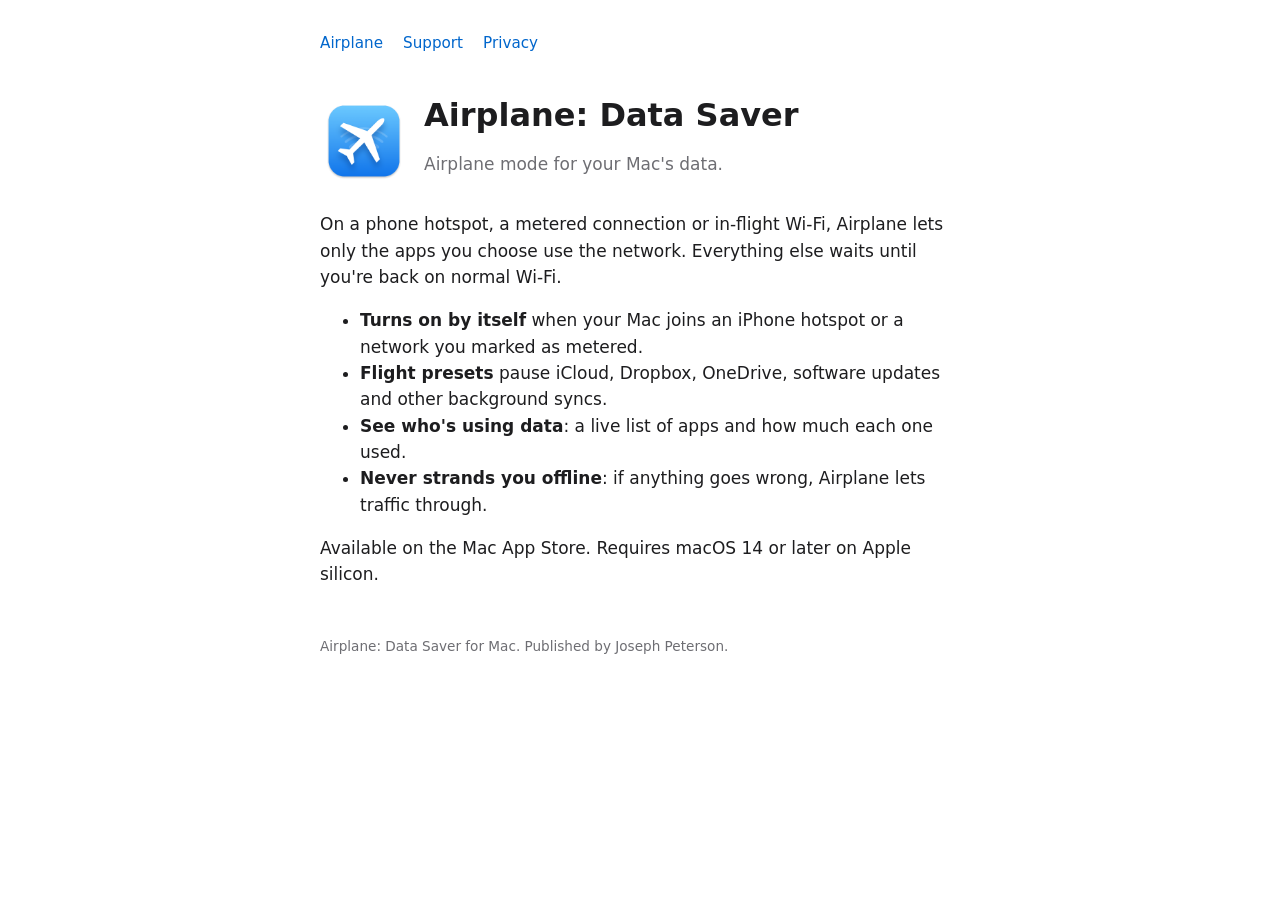
<file: index.html>
<!doctype html>
<html lang="en">
<head>
<meta charset="utf-8">
<meta name="viewport" content="width=device-width, initial-scale=1">
<title>Airplane: Data Saver</title>
<link rel="icon" href="icon.png">
<link rel="stylesheet" href="style.css">
</head>
<body><main>
<nav><a href="./">Airplane</a><a href="support.html">Support</a><a href="privacy.html">Privacy</a></nav>
<div class="hero"><img src="icon.png" alt="Airplane app icon"><div><h1>Airplane: Data Saver</h1><p class="muted">Airplane mode for your Mac's data.</p></div></div>
<p>On a phone hotspot, a metered connection or in-flight Wi-Fi, Airplane lets only the apps you choose use the network. Everything else waits until you're back on normal Wi-Fi.</p>
<ul>
  <li><strong>Turns on by itself</strong> when your Mac joins an iPhone hotspot or a network you marked as metered.</li>
  <li><strong>Flight presets</strong> pause iCloud, Dropbox, OneDrive, software updates and other background syncs.</li>
  <li><strong>See who's using data</strong>: a live list of apps and how much each one used.</li>
  <li><strong>Never strands you offline</strong>: if anything goes wrong, Airplane lets traffic through.</li>
</ul>
<p>Available on the Mac App Store. Requires macOS 14 or later on Apple silicon.</p>
<footer>Airplane: Data Saver for Mac. Published by Joseph Peterson.</footer>
</main></body></html>
</file>
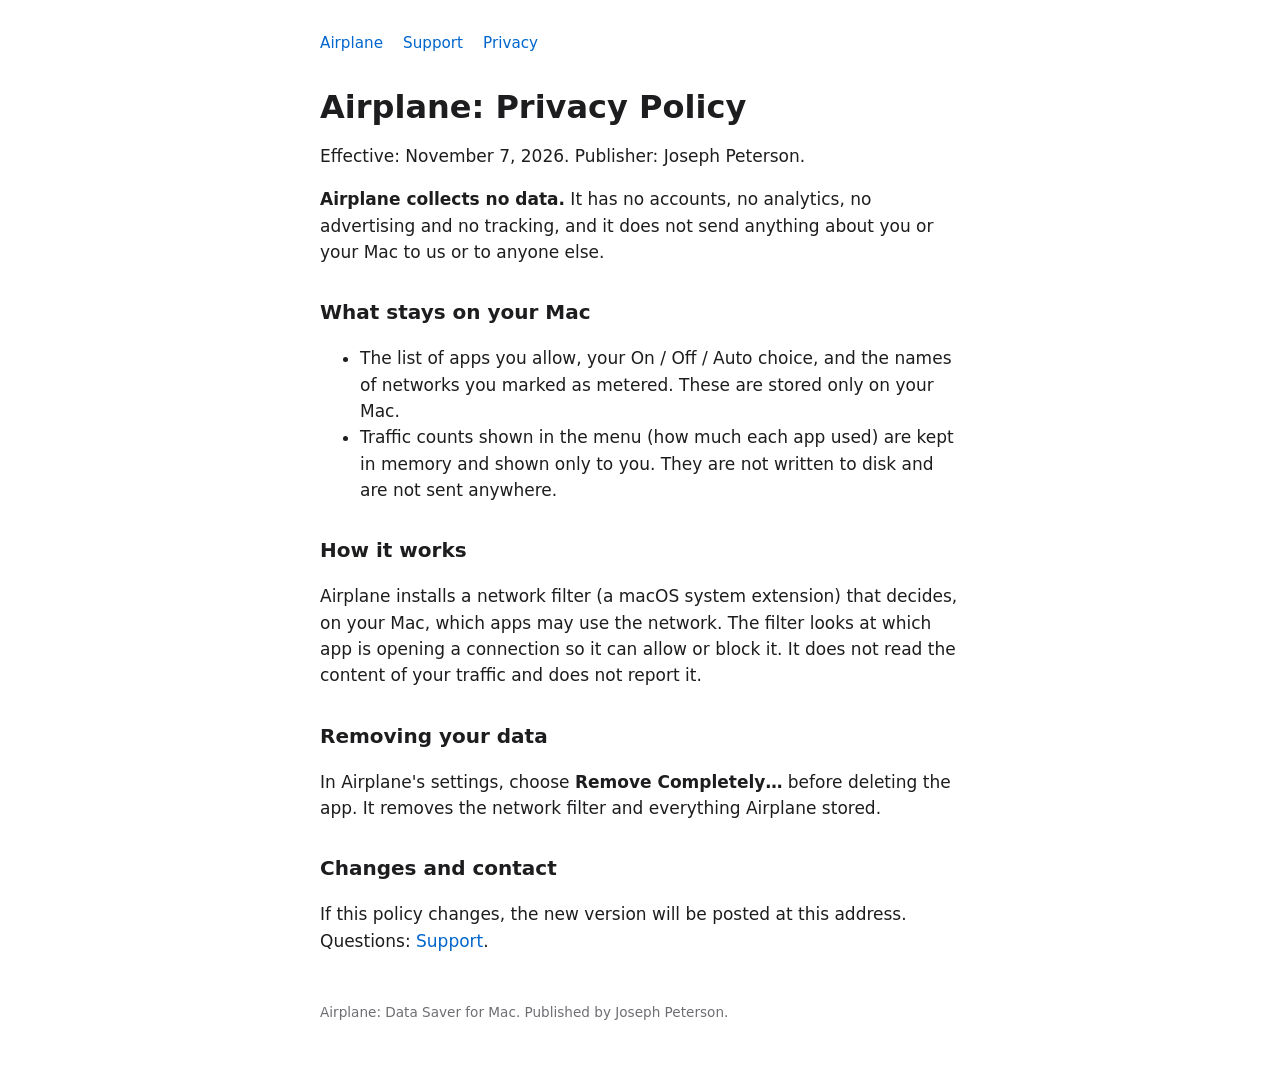
<file: privacy.html>
<!doctype html>
<html lang="en">
<head>
<meta charset="utf-8">
<meta name="viewport" content="width=device-width, initial-scale=1">
<title>Airplane Privacy Policy</title>
<link rel="icon" href="icon.png">
<link rel="stylesheet" href="style.css">
</head>
<body><main>
<nav><a href="./">Airplane</a><a href="support.html">Support</a><a href="privacy.html">Privacy</a></nav>
<h1>Airplane: Privacy Policy</h1>
<p>Effective: November 7, 2026. Publisher: Joseph Peterson.</p>
<p><strong>Airplane collects no data.</strong> It has no accounts, no analytics, no advertising and no tracking, and it does not send anything about you or your Mac to us or to anyone else.</p>
<h2>What stays on your Mac</h2>
<ul>
  <li>The list of apps you allow, your On / Off / Auto choice, and the names of networks you marked as metered. These are stored only on your Mac.</li>
  <li>Traffic counts shown in the menu (how much each app used) are kept in memory and shown only to you. They are not written to disk and are not sent anywhere.</li>
</ul>
<h2>How it works</h2>
<p>Airplane installs a network filter (a macOS system extension) that decides, on your Mac, which apps may use the network. The filter looks at which app is opening a connection so it can allow or block it. It does not read the content of your traffic and does not report it.</p>
<h2>Removing your data</h2>
<p>In Airplane's settings, choose <strong>Remove Completely…</strong> before deleting the app. It removes the network filter and everything Airplane stored.</p>
<h2>Changes and contact</h2>
<p>If this policy changes, the new version will be posted at this address. Questions: <a href="support.html">Support</a>.</p>
<footer>Airplane: Data Saver for Mac. Published by Joseph Peterson.</footer>
</main></body></html>
</file>
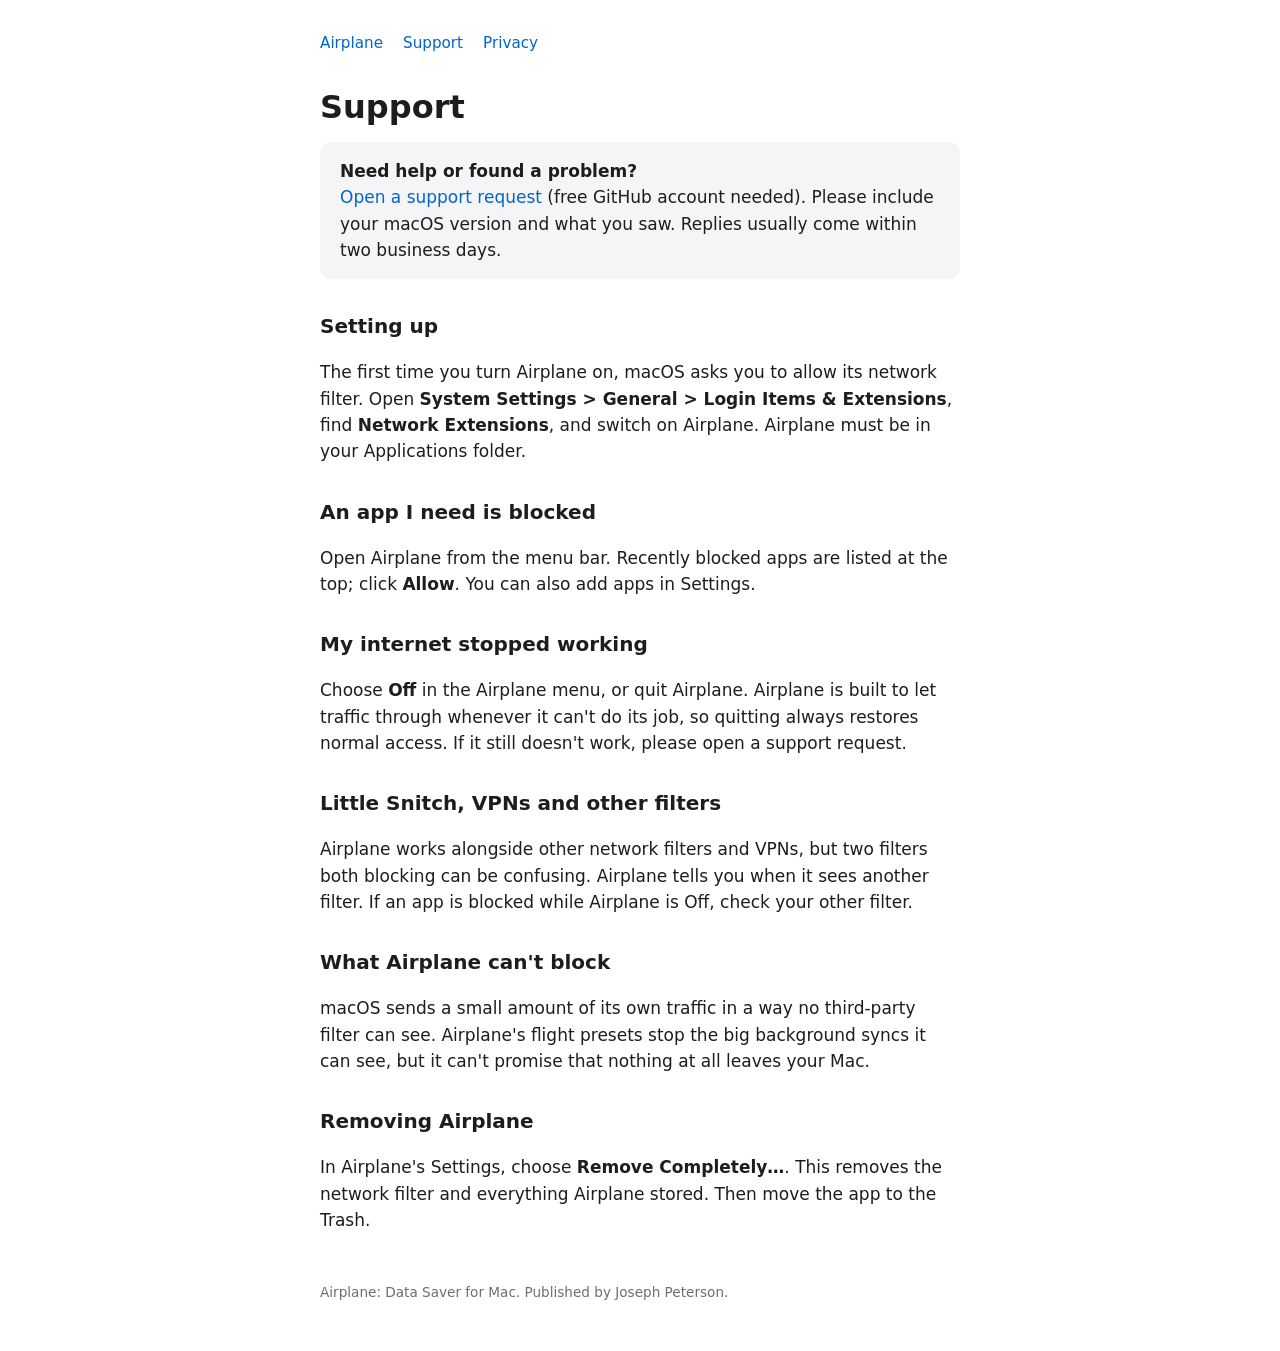
<file: support.html>
<!doctype html>
<html lang="en">
<head>
<meta charset="utf-8">
<meta name="viewport" content="width=device-width, initial-scale=1">
<title>Airplane Support</title>
<link rel="icon" href="icon.png">
<link rel="stylesheet" href="style.css">
</head>
<body><main>
<nav><a href="./">Airplane</a><a href="support.html">Support</a><a href="privacy.html">Privacy</a></nav>
<h1>Support</h1>
<div class="card"><strong>Need help or found a problem?</strong><br>
<a href="https://github.com/magnaludus/airplane-data-saver/issues/new">Open a support request</a> (free GitHub account needed). Please include your macOS version and what you saw. Replies usually come within two business days.</div>
<h2>Setting up</h2>
<p>The first time you turn Airplane on, macOS asks you to allow its network filter. Open <strong>System Settings &gt; General &gt; Login Items &amp; Extensions</strong>, find <strong>Network Extensions</strong>, and switch on Airplane. Airplane must be in your Applications folder.</p>
<h2>An app I need is blocked</h2>
<p>Open Airplane from the menu bar. Recently blocked apps are listed at the top; click <strong>Allow</strong>. You can also add apps in Settings.</p>
<h2>My internet stopped working</h2>
<p>Choose <strong>Off</strong> in the Airplane menu, or quit Airplane. Airplane is built to let traffic through whenever it can't do its job, so quitting always restores normal access. If it still doesn't work, please open a support request.</p>
<h2>Little Snitch, VPNs and other filters</h2>
<p>Airplane works alongside other network filters and VPNs, but two filters both blocking can be confusing. Airplane tells you when it sees another filter. If an app is blocked while Airplane is Off, check your other filter.</p>
<h2>What Airplane can't block</h2>
<p>macOS sends a small amount of its own traffic in a way no third-party filter can see. Airplane's flight presets stop the big background syncs it can see, but it can't promise that nothing at all leaves your Mac.</p>
<h2>Removing Airplane</h2>
<p>In Airplane's Settings, choose <strong>Remove Completely…</strong>. This removes the network filter and everything Airplane stored. Then move the app to the Trash.</p>
<footer>Airplane: Data Saver for Mac. Published by Joseph Peterson.</footer>
</main></body></html>
</file>
<file: style.css>
:root { --fg: #1d1d1f; --muted: #6e6e73; --bg: #fff; --card: #f5f5f7; --link: #0066cc; }
@media (prefers-color-scheme: dark) { :root { --fg: #f5f5f7; --muted: #a1a1a6; --bg: #1c1c1e; --card: #2c2c2e; --link: #6cb4ff; } }
* { box-sizing: border-box; }
body { font: 17px/1.55 -apple-system, BlinkMacSystemFont, system-ui, sans-serif; color: var(--fg); background: var(--bg); margin: 0; }
main { max-width: 42rem; margin: 0 auto; padding: 2rem 16px 3rem; }
nav { display: flex; gap: 1.25rem; font-size: .95rem; margin-bottom: 2rem; flex-wrap: wrap; }
a { color: var(--link); text-decoration: none; } a:hover { text-decoration: underline; }
h1 { font-size: 2rem; line-height: 1.2; margin: .5rem 0; } h2 { font-size: 1.25rem; margin-top: 2rem; }
.hero { display: flex; align-items: center; gap: 1rem; } .hero img { width: 88px; height: 88px; }
.muted { color: var(--muted); } .card { background: var(--card); border-radius: 12px; padding: 1rem 1.25rem; margin: 1rem 0; }
footer { margin-top: 3rem; font-size: .85rem; color: var(--muted); }
</file>
